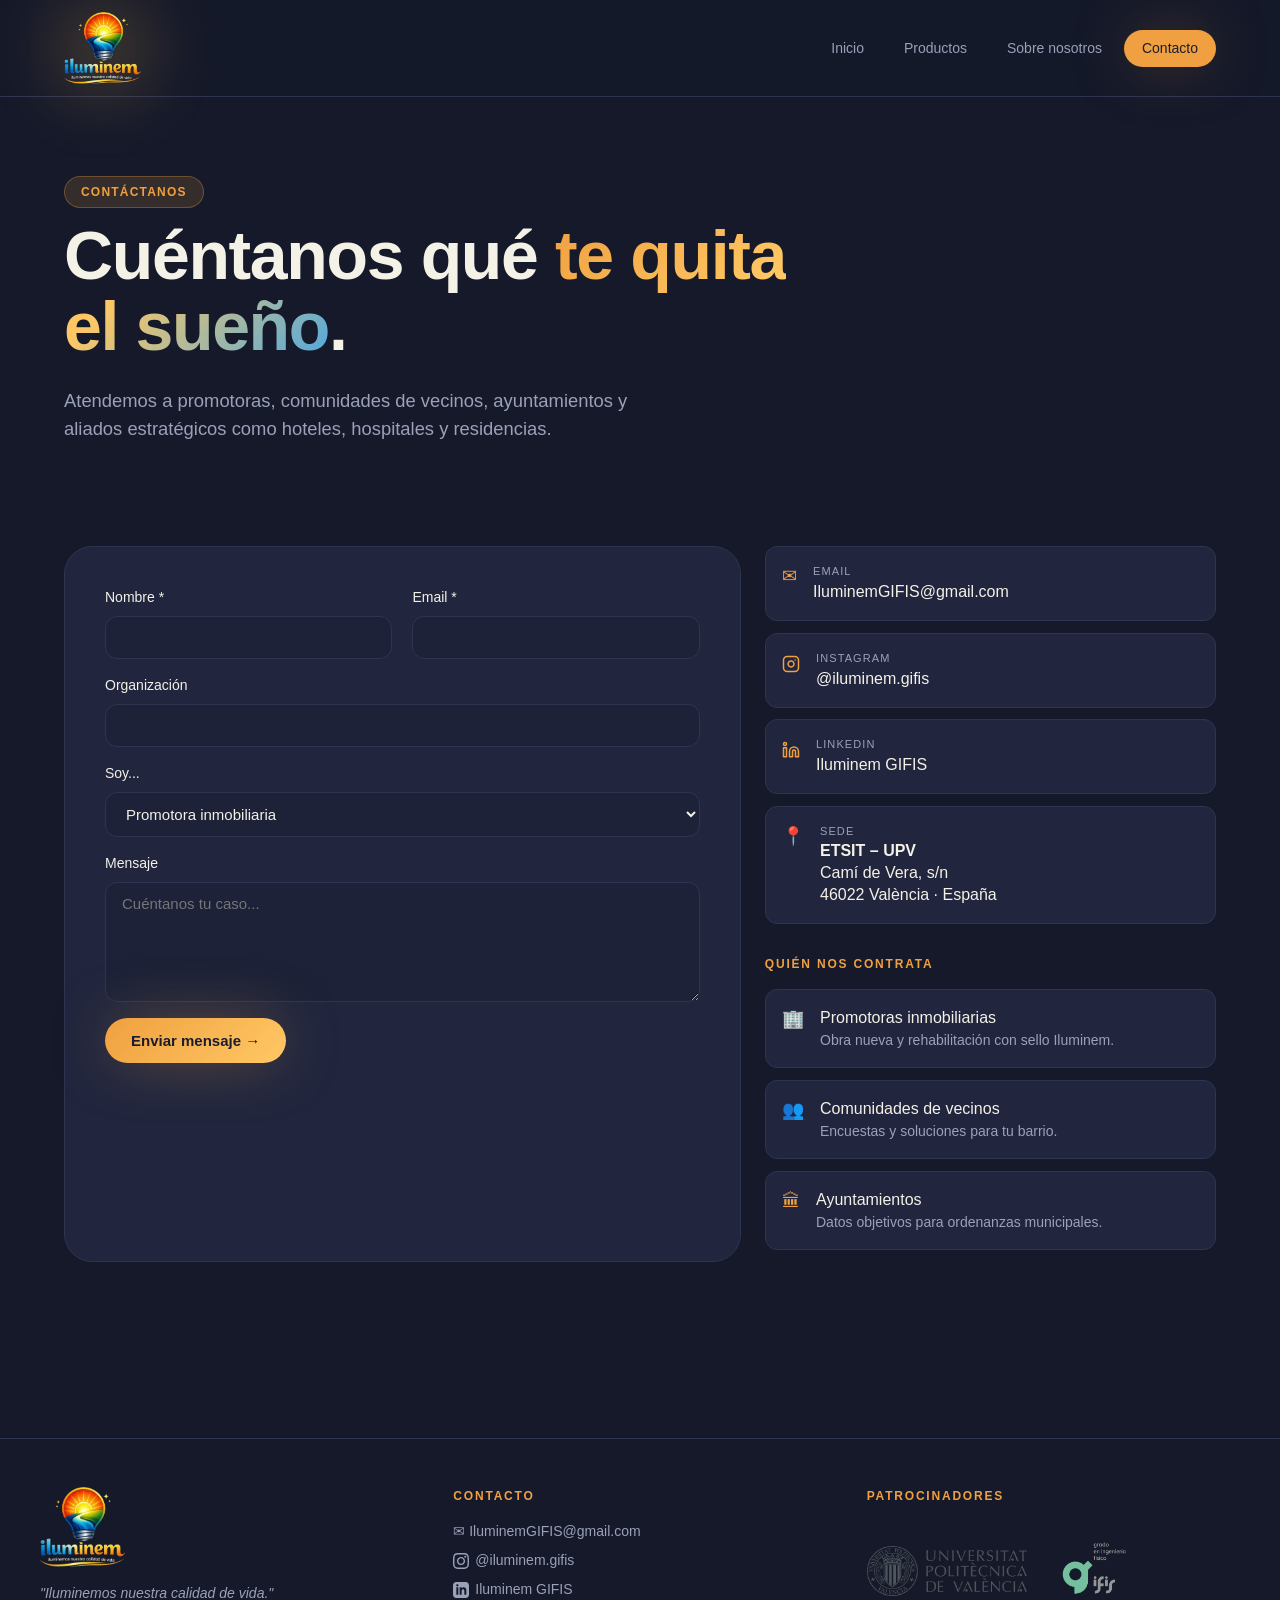
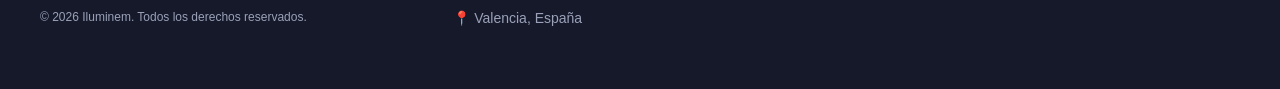
<file: contacto.html>
<!DOCTYPE html>
<html lang="es">
<head>
  <meta charset="UTF-8">
  <meta name="viewport" content="width=device-width, initial-scale=1">
  <title>Contacto — Iluminem</title>
  <meta name="description" content="Habla con Iluminem. Atendemos a promotoras, comunidades de vecinos, ayuntamientos, hoteles y residencias.">
  <link rel="stylesheet" href="styles.css">
</head>
<body>

<div id="site-header"></div>

<section style="padding-bottom:24px">
  <div class="container">
    <span class="eyebrow">Contáctanos</span>
    <h1 style="margin-top:12px;max-width:760px">Cuéntanos qué <span class="gradient-text" style="display:inline">te quita el sueño</span>.</h1>
    <p class="lead">Atendemos a promotoras, comunidades de vecinos, ayuntamientos y aliados estratégicos como hoteles, hospitales y residencias.</p>
  </div>
</section>

<section>
  <div class="container">
    <div class="form-grid">
      <div class="form-card">
        <form id="contact-form">
          <div class="form-row">
            <div class="field"><label>Nombre *</label><input type="text" required></div>
            <div class="field"><label>Email *</label><input type="email" required></div>
          </div>
          <div class="field"><label>Organización</label><input type="text"></div>
          <div class="field"><label>Soy...</label>
            <select>
              <option>Promotora inmobiliaria</option>
              <option>Comunidad de vecinos</option>
              <option>Ayuntamiento</option>
              <option>Hotel / hospital / residencia</option>
              <option>Otro</option>
            </select>
          </div>
          <div class="field"><label>Mensaje</label><textarea required placeholder="Cuéntanos tu caso..."></textarea></div>
          <button type="submit" class="btn btn-primary">Enviar mensaje →</button>
        </form>
        <div id="form-success" style="display:none;text-align:center;padding:48px 0">
          <div style="width:64px;height:64px;border-radius:9999px;background:var(--gradient-warm);margin:0 auto;display:flex;align-items:center;justify-content:center;font-size:28px">✓</div>
          <h3 style="margin-top:20px;font-size:1.5rem">¡Mensaje enviado!</h3>
          <p style="color:var(--muted);margin-top:8px">Te responderemos en menos de 48h.</p>
        </div>
      </div>

      <aside>
        <div class="info-row">
          <span class="icon">✉</span>
          <div>
            <div class="label">Email</div>
            <div class="value">
              <a href="mailto:IluminemGIFIS@gmail.com" style="text-decoration:none; color:inherit;">
                IluminemGIFIS@gmail.com
              </a>
            </div>
          </div>
        </div>

        <div class="info-row">
          <span class="icon">
            <svg xmlns="http://www.w3.org/2000/svg" width="18" height="18" viewBox="0 0 24 24" fill="none" stroke="currentColor" stroke-width="2" stroke-linecap="round" stroke-linejoin="round" style="vertical-align: middle;"><rect x="2" y="2" width="20" height="20" rx="5" ry="5"></rect><path d="M16 11.37A4 4 0 1 1 12.63 8 4 4 0 0 1 16 11.37z"></path><line x1="17.5" y1="6.5" x2="17.51" y2="6.5"></line></svg>
          </span>
          <div>
            <div class="label">Instagram</div>
            <div class="value">
              <a href="https://www.instagram.com/iluminem.gifis" target="_blank" rel="noopener noreferrer" style="text-decoration:none; color:inherit;">
                @iluminem.gifis
              </a>
            </div>
          </div>
        </div>

        <div class="info-row">
          <span class="icon">
            <svg xmlns="http://www.w3.org/2000/svg" width="18" height="18" viewBox="0 0 24 24" fill="none" stroke="currentColor" stroke-width="2" stroke-linecap="round" stroke-linejoin="round" style="vertical-align: middle;"><path d="M16 8a6 6 0 0 1 6 6v7h-4v-7a2 2 0 0 0-2-2 2 2 0 0 0-2 2v7h-4v-7a6 6 0 0 1 6-6z"></path><rect x="2" y="9" width="4" height="12"></rect><circle cx="4" cy="4" r="2"></circle></svg>
          </span>
          <div>
            <div class="label">LinkedIn</div>
            <div class="value">
              <a href="https://www.linkedin.com/in/iluminem-gifis" target="_blank" rel="noopener noreferrer" style="text-decoration:none; color:inherit;">
              Iluminem GIFIS
              </a>
            </div>
          </div>
        </div>

        <div class="info-row">
          <span class="icon">📍</span>
          <div>
            <div class="label">Sede</div>
              <div class="value">
                <a href="https://www.google.com/maps/search/?api=1&query=ETSIT+UPV+Cami+de+Vera" target="_blank" rel="noopener noreferrer" style="text-decoration:none; color:inherit; display:block; line-height: 1.4;">
                <strong>ETSIT – UPV</strong><br>
                Camí de Vera, s/n<br>
                46022 València · España
                </a>
              </div>
           </div>
        </div>

        <h4 style="margin-top:32px;color:var(--primary);font-size:12px;text-transform:uppercase;letter-spacing:.15em">Quién nos contrata</h4>
        <div class="info-row" style="margin-top:12px"><span class="icon">🏢</span><div><div class="value">Promotoras inmobiliarias</div><div style="color:var(--muted);font-size:14px">Obra nueva y rehabilitación con sello Iluminem.</div></div></div>
        <div class="info-row"><span class="icon">👥</span><div><div class="value">Comunidades de vecinos</div><div style="color:var(--muted);font-size:14px">Encuestas y soluciones para tu barrio.</div></div></div>
        <div class="info-row"><span class="icon">🏛</span><div><div class="value">Ayuntamientos</div><div style="color:var(--muted);font-size:14px">Datos objetivos para ordenanzas municipales.</div></div></div>
      </aside>
    </div>
  </div>
</section>

<div id="site-footer"></div>
<script src="script.js"></script>
</body>
</html>
</file>
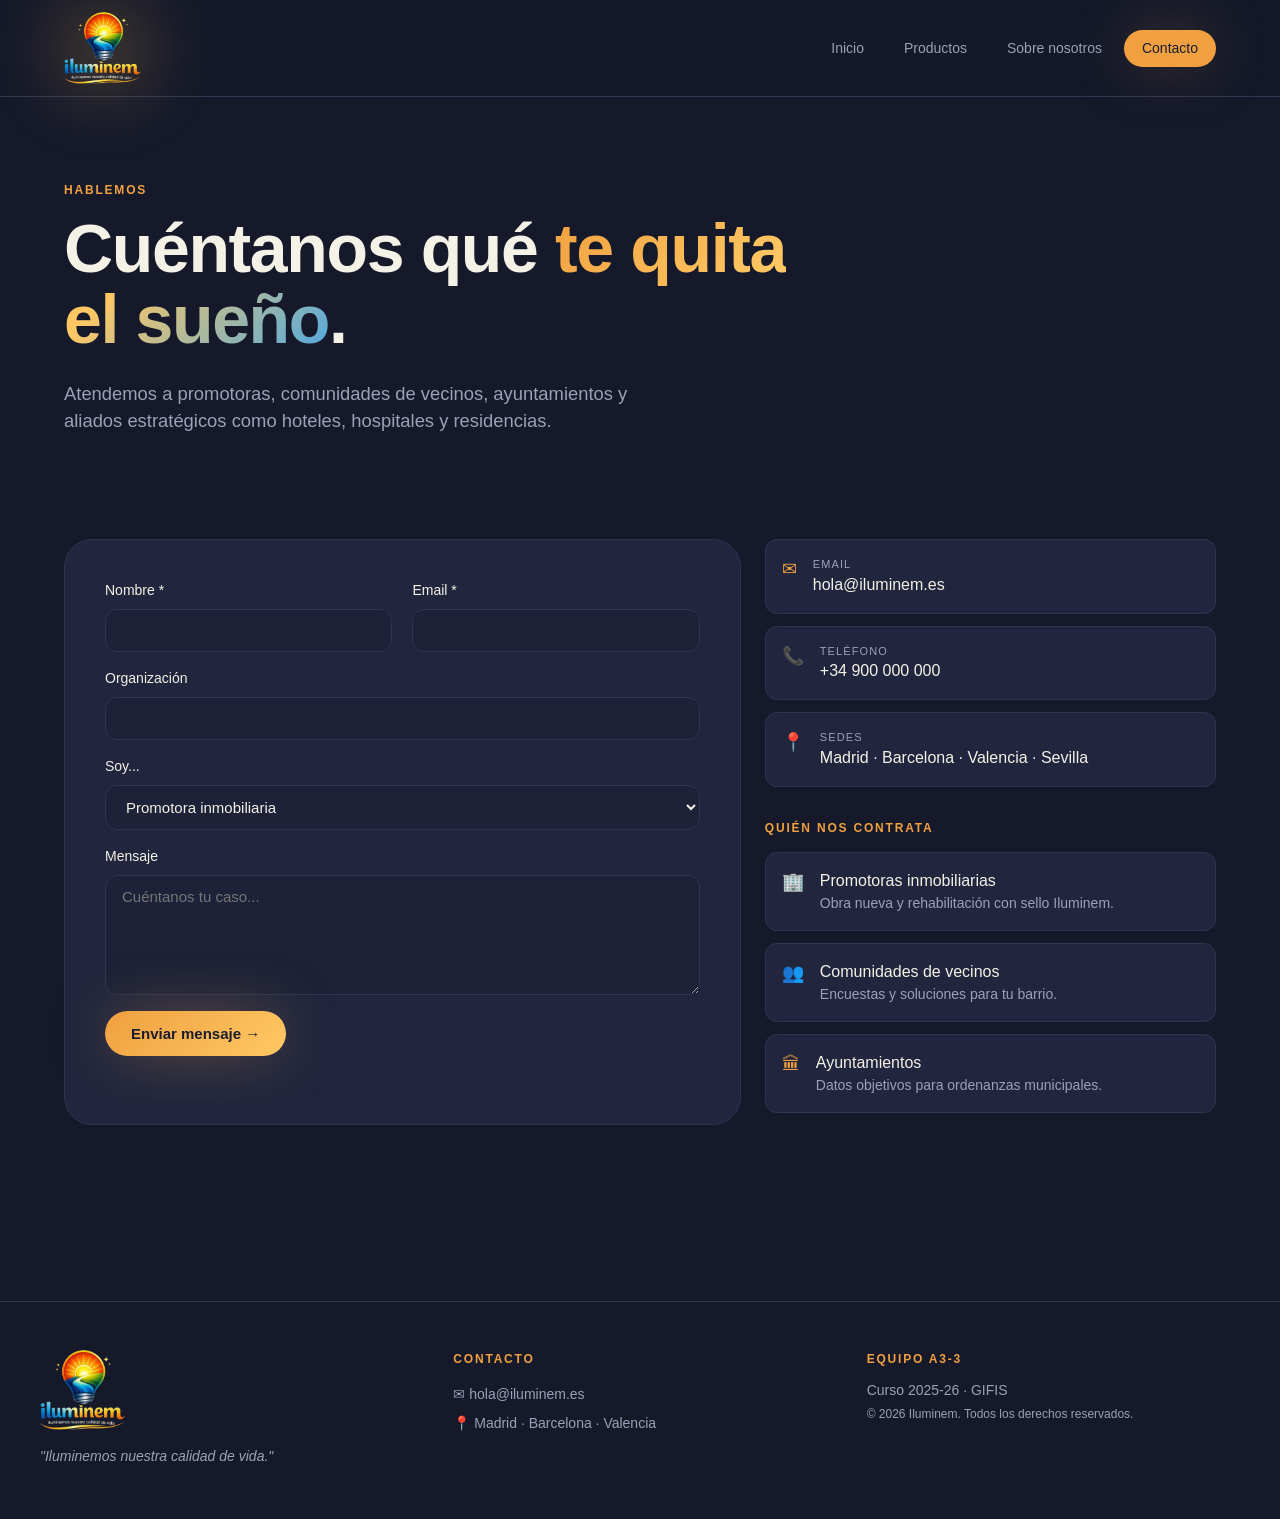
<file: iluminem-web/contacto.html>
<!DOCTYPE html>
<html lang="es">
<head>
  <meta charset="UTF-8">
  <meta name="viewport" content="width=device-width, initial-scale=1">
  <title>Contacto — Iluminem</title>
  <meta name="description" content="Habla con Iluminem. Atendemos a promotoras, comunidades de vecinos, ayuntamientos, hoteles y residencias.">
  <link rel="stylesheet" href="styles.css">
</head>
<body>
<header class="header"><div class="container header-inner"><a href="index.html" class="logo" aria-label="Iluminem inicio"><img src="assets/iluminem-logo.png" alt="Iluminem"></a><nav class="nav"><a href="index.html">Inicio</a><a href="productos.html">Productos</a><a href="nosotros.html">Sobre nosotros</a><a href="contacto.html" class="active">Contacto</a></nav><button class="menu-btn" aria-label="Menú">☰</button></div></header>

<section style="padding-bottom:24px">
  <div class="container">
    <span class="section-eyebrow">Hablemos</span>
    <h1 style="margin-top:12px;max-width:760px">Cuéntanos qué <span class="gradient-text" style="display:inline">te quita el sueño</span>.</h1>
    <p class="lead">Atendemos a promotoras, comunidades de vecinos, ayuntamientos y aliados estratégicos como hoteles, hospitales y residencias.</p>
  </div>
</section>

<section>
  <div class="container">
    <div class="form-grid">
      <div class="form-card">
        <form id="contact-form">
          <div class="form-row">
            <div class="field"><label>Nombre *</label><input type="text" required></div>
            <div class="field"><label>Email *</label><input type="email" required></div>
          </div>
          <div class="field"><label>Organización</label><input type="text"></div>
          <div class="field"><label>Soy...</label>
            <select>
              <option>Promotora inmobiliaria</option>
              <option>Comunidad de vecinos</option>
              <option>Ayuntamiento</option>
              <option>Hotel / hospital / residencia</option>
              <option>Otro</option>
            </select>
          </div>
          <div class="field"><label>Mensaje</label><textarea required placeholder="Cuéntanos tu caso..."></textarea></div>
          <button type="submit" class="btn btn-primary">Enviar mensaje →</button>
        </form>
        <div id="form-success" style="display:none;text-align:center;padding:48px 0">
          <div style="width:64px;height:64px;border-radius:9999px;background:var(--gradient-warm);margin:0 auto;display:flex;align-items:center;justify-content:center;font-size:28px">✓</div>
          <h3 style="margin-top:20px;font-size:1.5rem">¡Mensaje enviado!</h3>
          <p style="color:var(--muted);margin-top:8px">Te responderemos en menos de 48h.</p>
        </div>
      </div>

      <aside>
        <div class="info-row"><span class="icon">✉</span><div><div class="label">Email</div><div class="value">hola@iluminem.es</div></div></div>
        <div class="info-row"><span class="icon">📞</span><div><div class="label">Teléfono</div><div class="value">+34 900 000 000</div></div></div>
        <div class="info-row"><span class="icon">📍</span><div><div class="label">Sedes</div><div class="value">Madrid · Barcelona · Valencia · Sevilla</div></div></div>

        <h4 style="margin-top:32px;color:var(--primary);font-size:12px;text-transform:uppercase;letter-spacing:.15em">Quién nos contrata</h4>
        <div class="info-row" style="margin-top:12px"><span class="icon">🏢</span><div><div class="value">Promotoras inmobiliarias</div><div style="color:var(--muted);font-size:14px">Obra nueva y rehabilitación con sello Iluminem.</div></div></div>
        <div class="info-row"><span class="icon">👥</span><div><div class="value">Comunidades de vecinos</div><div style="color:var(--muted);font-size:14px">Encuestas y soluciones para tu barrio.</div></div></div>
        <div class="info-row"><span class="icon">🏛</span><div><div class="value">Ayuntamientos</div><div style="color:var(--muted);font-size:14px">Datos objetivos para ordenanzas municipales.</div></div></div>
      </aside>
    </div>
  </div>
</section>

<footer class="footer"><div class="container footer-grid"><div><img src="assets/iluminem-logo.png" alt="Iluminem"><p style="font-style:italic">"Iluminemos nuestra calidad de vida."</p></div><div><h4>Contacto</h4><ul><li>✉ hola@iluminem.es</li><li>📍 Madrid · Barcelona · Valencia</li></ul></div><div><h4>Equipo A3-3</h4><p>Curso 2025-26 · GIFIS</p><p style="font-size:12px">© 2026 Iluminem. Todos los derechos reservados.</p></div></div></footer>
<script src="script.js"></script>
</body>
</html>
</file>
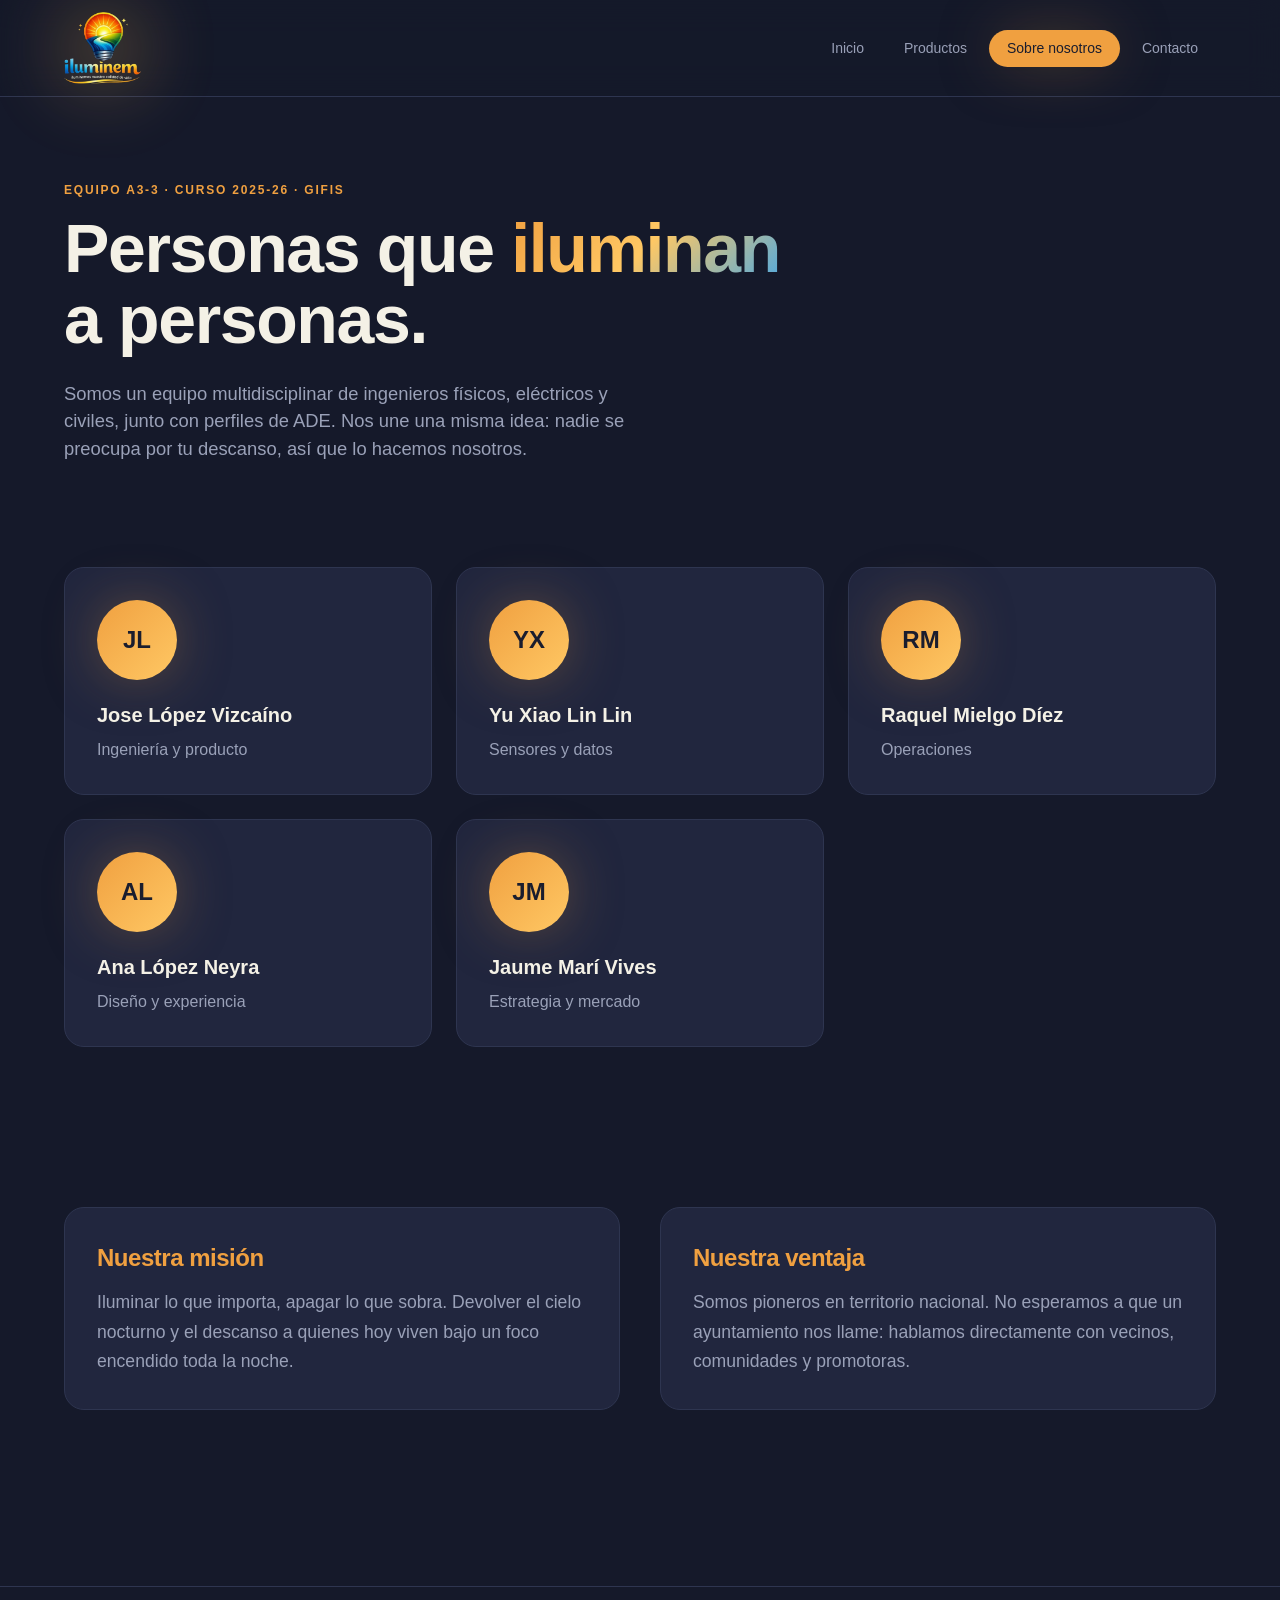
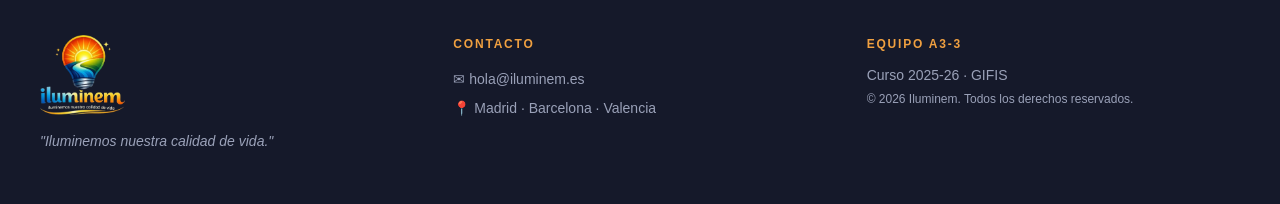
<file: iluminem-web/nosotros.html>
<!DOCTYPE html>
<html lang="es">
<head>
  <meta charset="UTF-8">
  <meta name="viewport" content="width=device-width, initial-scale=1">
  <title>Sobre nosotros — Iluminem</title>
  <meta name="description" content="Equipo A3-3 (Curso 2025-26, GIFIS): los ingenieros y emprendedores detrás de Iluminem.">
  <link rel="stylesheet" href="styles.css">
</head>
<body>
<header class="header"><div class="container header-inner"><a href="index.html" class="logo" aria-label="Iluminem inicio"><img src="assets/iluminem-logo.png" alt="Iluminem"></a><nav class="nav"><a href="index.html">Inicio</a><a href="productos.html">Productos</a><a href="nosotros.html" class="active">Sobre nosotros</a><a href="contacto.html">Contacto</a></nav><button class="menu-btn" aria-label="Menú">☰</button></div></header>

<section style="padding-bottom:24px">
  <div class="container">
    <span class="section-eyebrow">Equipo A3-3 · Curso 2025-26 · GIFIS</span>
    <h1 style="margin-top:12px;max-width:760px">Personas que <span class="gradient-text" style="display:inline">iluminan</span> a personas.</h1>
    <p class="lead">Somos un equipo multidisciplinar de ingenieros físicos, eléctricos y civiles, junto con perfiles de ADE. Nos une una misma idea: nadie se preocupa por tu descanso, así que lo hacemos nosotros.</p>
  </div>
</section>

<section>
  <div class="container">
    <div class="team-grid">
      <div class="card"><div class="avatar">JL</div><h3>Jose López Vizcaíno</h3><p>Ingeniería y producto</p></div>
      <div class="card"><div class="avatar">YX</div><h3>Yu Xiao Lin Lin</h3><p>Sensores y datos</p></div>
      <div class="card"><div class="avatar">RM</div><h3>Raquel Mielgo Díez</h3><p>Operaciones</p></div>
      <div class="card"><div class="avatar">AL</div><h3>Ana López Neyra</h3><p>Diseño y experiencia</p></div>
      <div class="card"><div class="avatar">JM</div><h3>Jaume Marí Vives</h3><p>Estrategia y mercado</p></div>
    </div>
  </div>
</section>

<section>
  <div class="container">
    <div class="grid-2-equal">
      <div class="card"><h2 style="color:var(--primary);font-size:1.5rem">Nuestra misión</h2><p style="font-size:1.1rem;line-height:1.7;margin-top:12px">Iluminar lo que importa, apagar lo que sobra. Devolver el cielo nocturno y el descanso a quienes hoy viven bajo un foco encendido toda la noche.</p></div>
      <div class="card"><h2 style="color:var(--primary);font-size:1.5rem">Nuestra ventaja</h2><p style="font-size:1.1rem;line-height:1.7;margin-top:12px">Somos pioneros en territorio nacional. No esperamos a que un ayuntamiento nos llame: hablamos directamente con vecinos, comunidades y promotoras.</p></div>
    </div>
  </div>
</section>

<footer class="footer"><div class="container footer-grid"><div><img src="assets/iluminem-logo.png" alt="Iluminem"><p style="font-style:italic">"Iluminemos nuestra calidad de vida."</p></div><div><h4>Contacto</h4><ul><li>✉ hola@iluminem.es</li><li>📍 Madrid · Barcelona · Valencia</li></ul></div><div><h4>Equipo A3-3</h4><p>Curso 2025-26 · GIFIS</p><p style="font-size:12px">© 2026 Iluminem. Todos los derechos reservados.</p></div></div></footer>
<script src="script.js"></script>
</body>
</html>
</file>
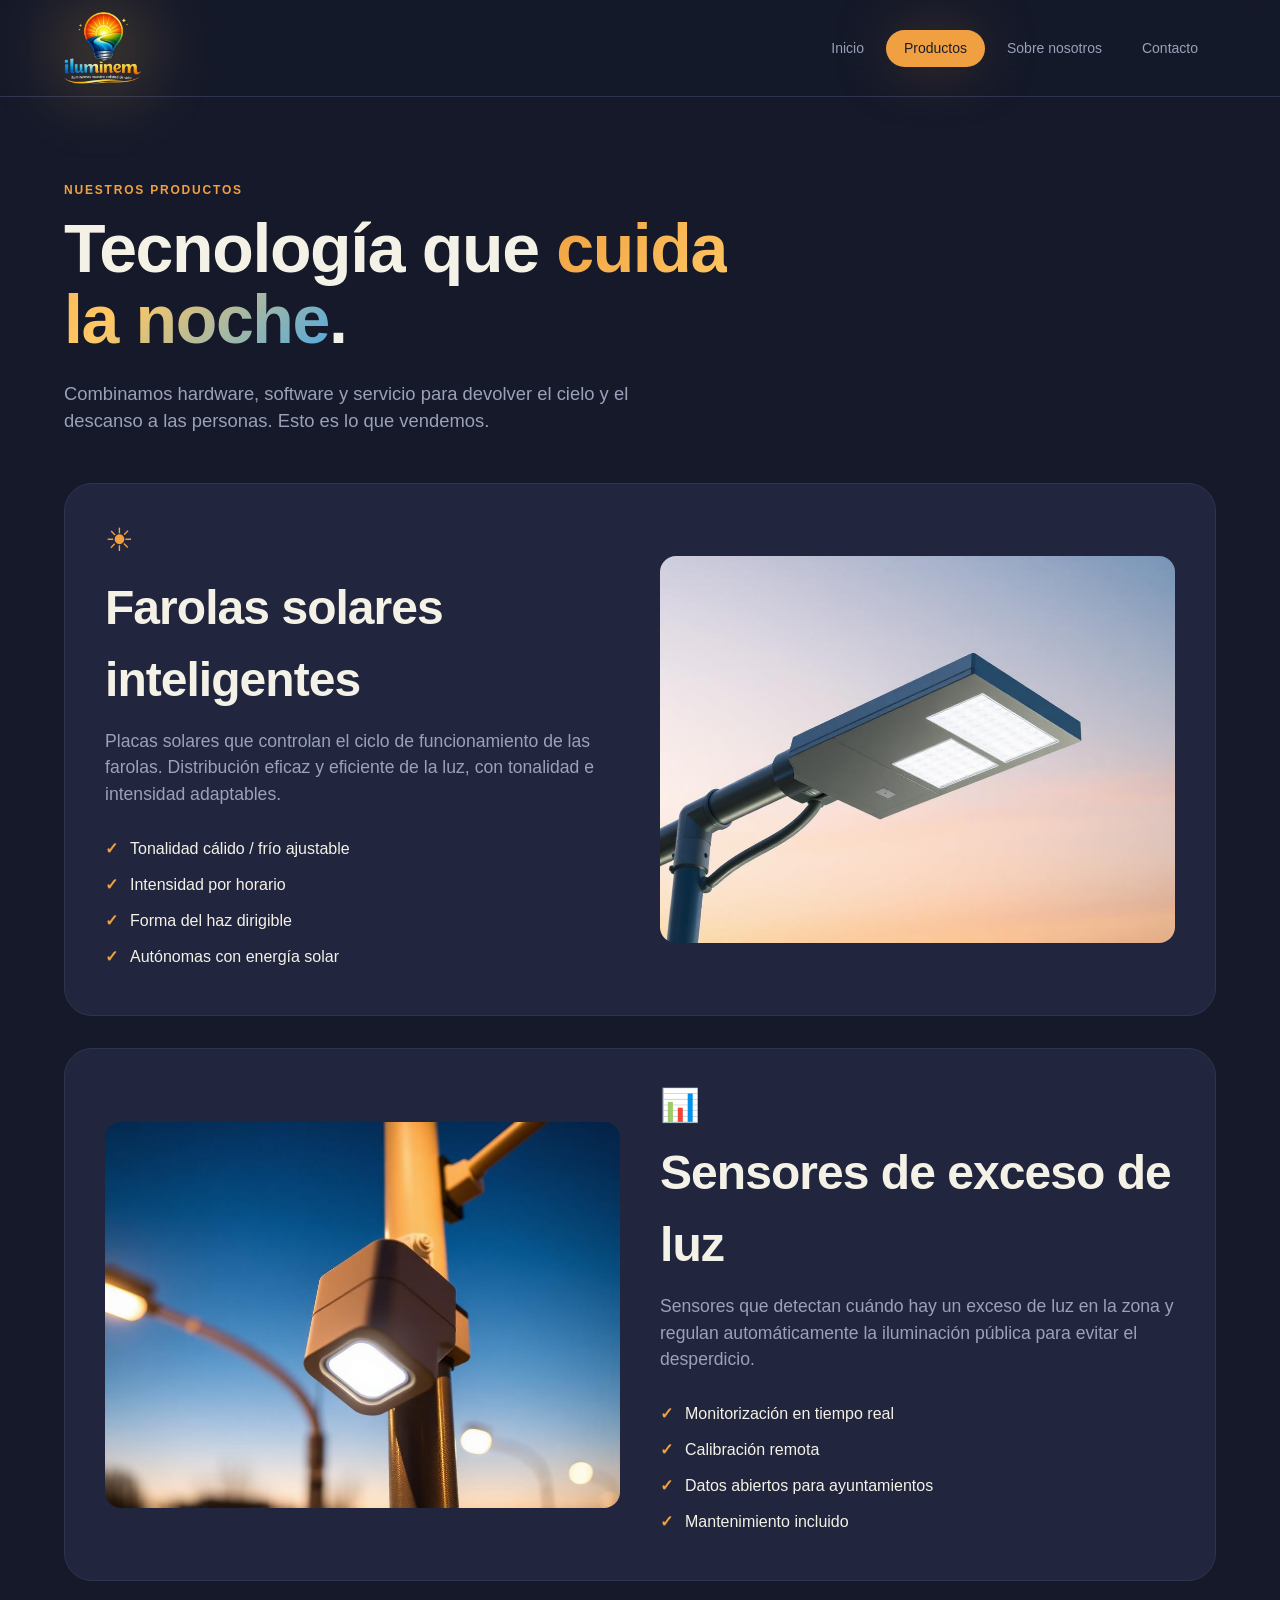
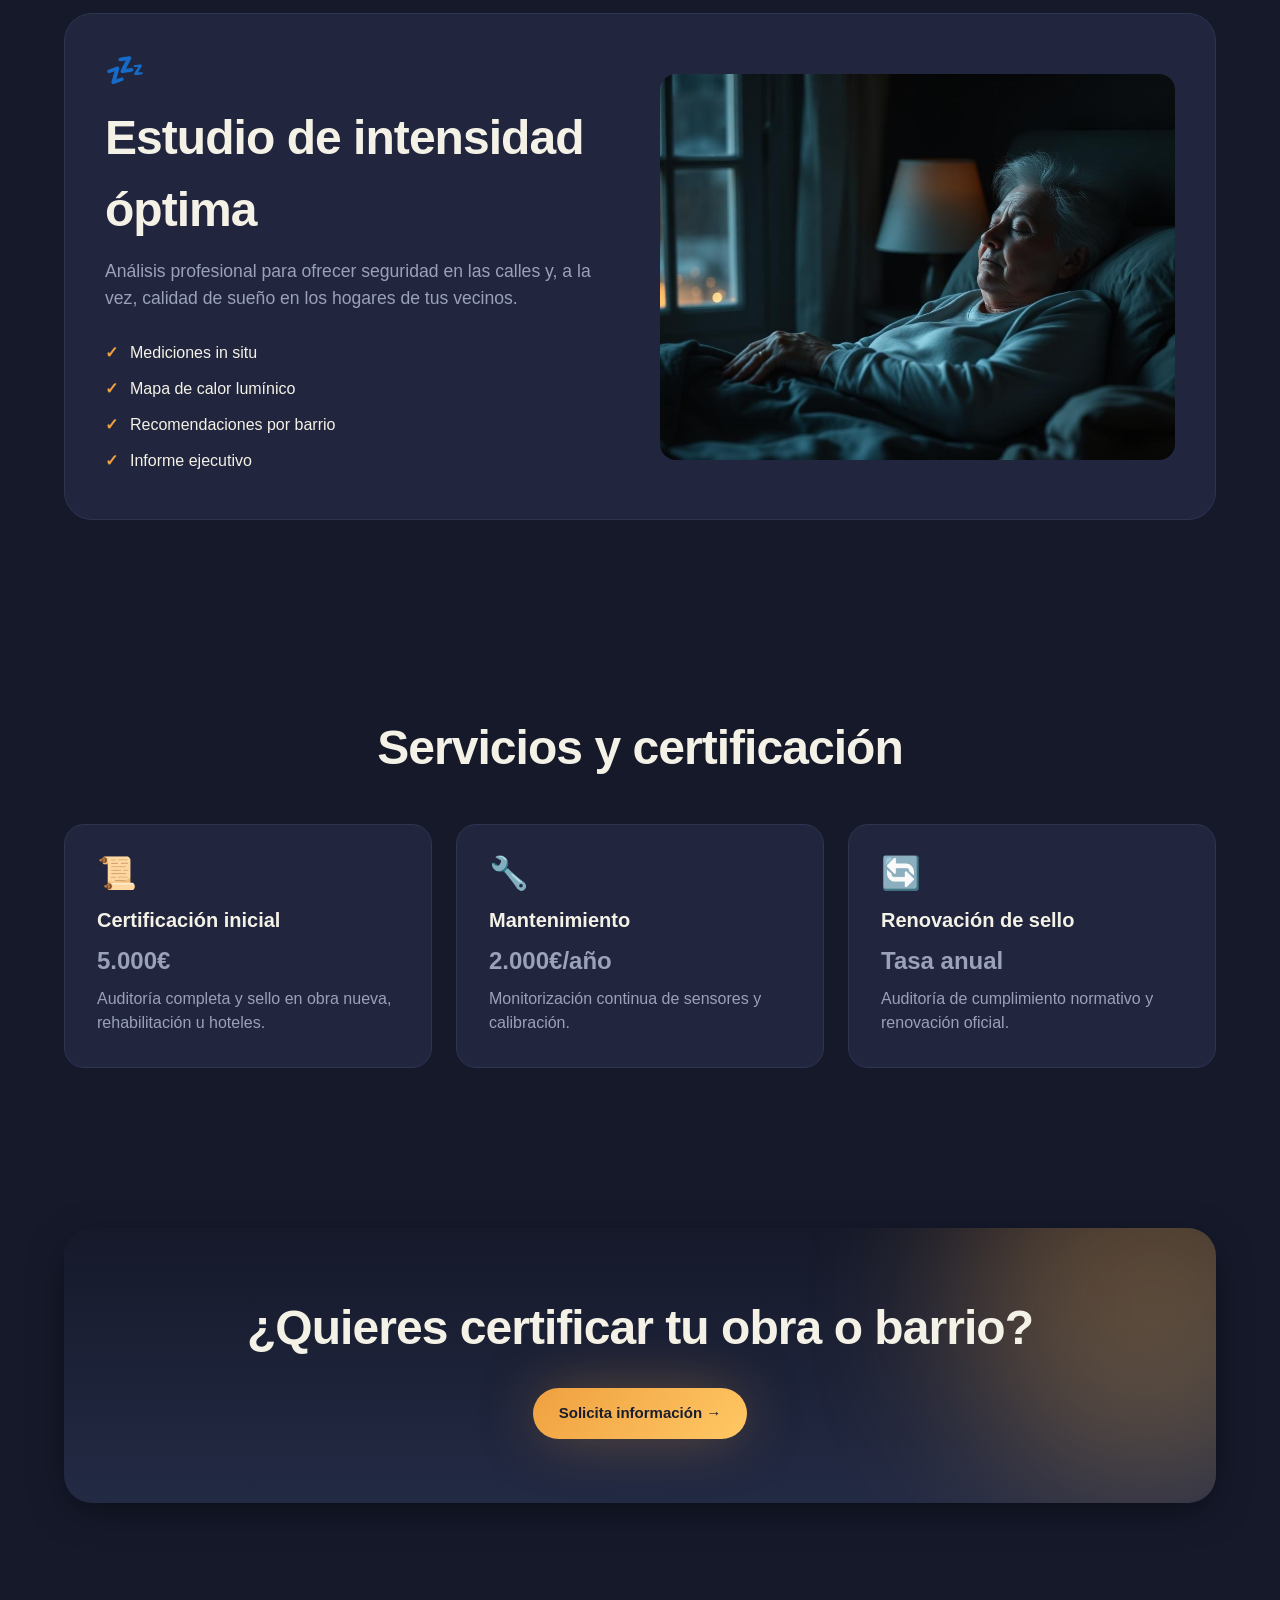
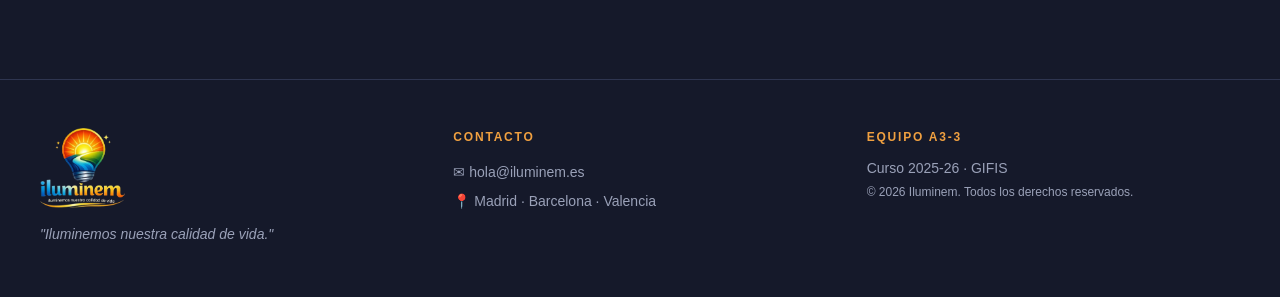
<file: iluminem-web/productos.html>
<!DOCTYPE html>
<html lang="es">
<head>
  <meta charset="UTF-8">
  <meta name="viewport" content="width=device-width, initial-scale=1">
  <title>Productos — Iluminem</title>
  <meta name="description" content="Farolas solares inteligentes, sensores de exceso de luz, certificaciones y estudios de intensidad lumínica óptima.">
  <link rel="stylesheet" href="styles.css">
</head>
<body>
<header class="header"><div class="container header-inner"><a href="index.html" class="logo" aria-label="Iluminem inicio"><img src="assets/iluminem-logo.png" alt="Iluminem"></a><nav class="nav"><a href="index.html">Inicio</a><a href="productos.html" class="active">Productos</a><a href="nosotros.html">Sobre nosotros</a><a href="contacto.html">Contacto</a></nav><button class="menu-btn" aria-label="Menú">☰</button></div></header>

<section style="padding-bottom:24px">
  <div class="container">
    <span class="section-eyebrow">Nuestros productos</span>
    <h1 style="margin-top:12px;max-width:700px">Tecnología que <span class="gradient-text" style="display:inline">cuida la noche</span>.</h1>
    <p class="lead">Combinamos hardware, software y servicio para devolver el cielo y el descanso a las personas. Esto es lo que vendemos.</p>
  </div>
</section>

<section style="padding-top:24px">
  <div class="container">
    <article class="product">
      <div>
        <div class="card-icon">☀</div>
        <h2>Farolas solares inteligentes</h2>
        <p style="color:var(--muted);font-size:1.1rem;margin-top:12px">Placas solares que controlan el ciclo de funcionamiento de las farolas. Distribución eficaz y eficiente de la luz, con tonalidad e intensidad adaptables.</p>
        <ul class="feature-list">
          <li>Tonalidad cálido / frío ajustable</li>
          <li>Intensidad por horario</li>
          <li>Forma del haz dirigible</li>
          <li>Autónomas con energía solar</li>
        </ul>
      </div>
      <div class="product-img"><img src="assets/product-farola.jpg" alt="Farola solar"></div>
    </article>

    <article class="product reverse">
      <div>
        <div class="card-icon">📊</div>
        <h2>Sensores de exceso de luz</h2>
        <p style="color:var(--muted);font-size:1.1rem;margin-top:12px">Sensores que detectan cuándo hay un exceso de luz en la zona y regulan automáticamente la iluminación pública para evitar el desperdicio.</p>
        <ul class="feature-list">
          <li>Monitorización en tiempo real</li>
          <li>Calibración remota</li>
          <li>Datos abiertos para ayuntamientos</li>
          <li>Mantenimiento incluido</li>
        </ul>
      </div>
      <div class="product-img"><img src="assets/product-sensor.jpg" alt="Sensor de luz"></div>
    </article>

    <article class="product">
      <div>
        <div class="card-icon">💤</div>
        <h2>Estudio de intensidad óptima</h2>
        <p style="color:var(--muted);font-size:1.1rem;margin-top:12px">Análisis profesional para ofrecer seguridad en las calles y, a la vez, calidad de sueño en los hogares de tus vecinos.</p>
        <ul class="feature-list">
          <li>Mediciones in situ</li>
          <li>Mapa de calor lumínico</li>
          <li>Recomendaciones por barrio</li>
          <li>Informe ejecutivo</li>
        </ul>
      </div>
      <div class="product-img"><img src="assets/product-sueno.jpg" alt="Calidad de sueño"></div>
    </article>
  </div>
</section>

<section>
  <div class="container">
    <h2 class="text-center" style="margin-bottom:40px">Servicios y certificación</h2>
    <div class="grid-3">
      <div class="card"><div class="card-icon">📜</div><h3>Certificación inicial</h3><p class="price">5.000€</p><p>Auditoría completa y sello en obra nueva, rehabilitación u hoteles.</p></div>
      <div class="card"><div class="card-icon">🔧</div><h3>Mantenimiento</h3><p class="price">2.000€/año</p><p>Monitorización continua de sensores y calibración.</p></div>
      <div class="card"><div class="card-icon">🔄</div><h3>Renovación de sello</h3><p class="price">Tasa anual</p><p>Auditoría de cumplimiento normativo y renovación oficial.</p></div>
    </div>
  </div>
</section>

<section>
  <div class="container">
    <div class="cta-box">
      <h2>¿Quieres certificar tu obra o barrio?</h2>
      <a href="contacto.html" class="btn btn-primary" style="margin-top:24px">Solicita información →</a>
    </div>
  </div>
</section>

<footer class="footer"><div class="container footer-grid"><div><img src="assets/iluminem-logo.png" alt="Iluminem"><p style="font-style:italic">"Iluminemos nuestra calidad de vida."</p></div><div><h4>Contacto</h4><ul><li>✉ hola@iluminem.es</li><li>📍 Madrid · Barcelona · Valencia</li></ul></div><div><h4>Equipo A3-3</h4><p>Curso 2025-26 · GIFIS</p><p style="font-size:12px">© 2026 Iluminem. Todos los derechos reservados.</p></div></div></footer>
<script src="script.js"></script>
</body>
</html>
</file>
<file: styles.css>
/* =====================================================
   Iluminem · Design Tokens
   ===================================================== */
:root {
  /* Colores */
  --bg:           #15192a;
  --bg-2:         #1d2238;
  --card:         #21263e;
  --border:       #2e3550;
  --text:         #f4f1e6;
  --muted:        #9aa1b8;
  --primary:      #f0a040;
  --primary-2:    #ffc864;
  --secondary:    #4ea8e0;

  /* Gradientes */
  --gradient-warm:    linear-gradient(135deg, #f0a040, #ffc864);
  --gradient-sunrise: linear-gradient(135deg, #f0a040, #ffc864 50%, #4ea8e0);
  --gradient-night:   linear-gradient(180deg, #15192a, #232a44);

  /* Sombras */
  --shadow-glow: 0 0 60px -10px rgba(240, 160, 64, .5);
  --shadow-soft: 0 10px 40px -10px rgba(0, 0, 0, .6);

  /* Forma */
  --radius: 14px;
}

/* =====================================================
   Reset & Base
   ===================================================== */
*, *::before, *::after { box-sizing: border-box; }

html, body {
  margin: 0;
  padding: 0;
}

body {
  font-family: -apple-system, BlinkMacSystemFont, "Segoe UI", Roboto,
               "Helvetica Neue", Arial, sans-serif;
  background: var(--bg);
  color: var(--text);
  line-height: 1.5;
  -webkit-font-smoothing: antialiased;
  padding-top: 96px; /* Compensa el header fijo */
}

img { max-width: 100%; display: block; }
a   { color: inherit; text-decoration: none; }

/* =====================================================
   Layout
   ===================================================== */
.container {
  max-width: 1200px;
  margin: 0 auto;
  padding: 0 24px;
}

section { padding: 80px 0; }

/* Grids reutilizables */
.grid-2       { display: grid; grid-template-columns: 1fr 1fr;          gap: 48px; align-items: start; }
.grid-2-equal { display: grid; grid-template-columns: 1fr 1fr;          gap: 40px; }
.grid-3       { display: grid; grid-template-columns: repeat(3, 1fr);   gap: 24px; }

/* =====================================================
   Tipografía
   ===================================================== */
h1 {
  font-size: clamp(2.5rem, 5.5vw, 4.25rem);
  font-weight: 700;
  line-height: 1.05;
  margin: 24px 0 0;
  letter-spacing: -.02em;
}

h2 {
  font-size: clamp(2rem, 4vw, 3rem);
  font-weight: 700;
  margin: 0;
  letter-spacing: -.02em;
}

h3 { font-size: 1.25rem; font-weight: 700; margin: 0; }

.gradient-text {
  background: var(--gradient-sunrise);
  -webkit-background-clip: text;
  background-clip: text;
  color: transparent;
  display: block;
}

.lead {
  font-size: 1.15rem;
  color: var(--muted);
  margin: 24px 0 0;
  max-width: 600px;
}

.eyebrow {
  display: inline-flex;
  align-items: center;
  gap: 8px;
  padding: 6px 16px;
  border-radius: 9999px;
  background: rgba(240, 160, 64, .15);
  color: var(--primary);
  border: 1px solid rgba(240, 160, 64, .3);
  font-size: 12px;
  font-weight: 600;
  text-transform: uppercase;
  letter-spacing: .1em;
}

/* =====================================================
   Botones
   ===================================================== */
.btn {
  display: inline-flex;
  align-items: center;
  gap: 8px;
  padding: 14px 26px;
  border-radius: 9999px;
  font-weight: 600;
  font-size: 15px;
  cursor: pointer;
  border: none;
  text-decoration: none;
  transition: transform .15s;
}

.btn-primary {
  background: var(--gradient-warm);
  color: #1a1d2e;
  box-shadow: var(--shadow-glow);
}
.btn-primary:hover { transform: scale(1.02); }

.btn-outline {
  background: transparent;
  color: var(--text);
  border: 1px solid var(--border);
}
.btn-outline:hover { background: var(--bg-2); }

.cta-row { display: flex; flex-wrap: wrap; gap: 16px; margin-top: 40px; }

/* =====================================================
   Header
   ===================================================== */
.header {
  position: fixed;
  left: 0;
  right: 0;
  top: 0;
  z-index: 50;
  background: rgba(21, 25, 42, .8);
  backdrop-filter: blur(16px);
  -webkit-backdrop-filter: blur(16px);
  border-bottom: 1px solid var(--border);
}

.header-inner {
  height: 96px;
  display: flex;
  align-items: center;
  justify-content: space-between;
}

.logo {
  display: flex;
  align-items: center;
  position: relative;
}
.logo::before {
  content: "";
  position: absolute;
  inset: 0;
  background: var(--gradient-warm);
  filter: blur(40px);
  opacity: .4;
  z-index: 0;
  border-radius: 9999px;
}
.logo img { position: relative; height: 72px; width: auto; z-index: 1; }

.nav { display: flex; align-items: center; gap: 4px; }
.nav a {
  padding: 8px 18px;
  border-radius: 9999px;
  font-size: 14px;
  font-weight: 500;
  color: var(--muted);
  transition: color .2s, background .2s;
}
.nav a:hover  { color: var(--text); background: var(--bg-2); }
.nav a.active {
  background: var(--primary);
  color: #1a1d2e;
  box-shadow: var(--shadow-glow);
}

.menu-btn {
  display: none;
  background: none;
  border: none;
  color: var(--text);
  cursor: pointer;
  padding: 8px;
  border-radius: 8px;
  font-size: 22px;
}
.menu-btn:hover { background: var(--bg-2); }

/* =====================================================
   Hero
   ===================================================== */
.hero { position: relative; overflow: hidden; }

.hero-bg {
  position: absolute;
  inset: 0;
  background-size: cover;
  background-position: center;
  opacity: .35;
}

.hero-overlay {
  position: absolute;
  inset: 0;
  background: linear-gradient(180deg, rgba(21,25,42,.6), rgba(21,25,42,1) 90%);
}

.hero-inner { position: relative; padding: 80px 0 120px; }

.hero-grid {
  display: grid;
  grid-template-columns: 7fr 5fr;
  gap: 48px;
  align-items: center;
}

.hero-content { max-width: 640px; }

/* Imagen lateral */
.hero-image-wrap { position: relative; }
.hero-image-wrap::before {
  content: "";
  position: absolute;
  inset: -24px;
  background: var(--gradient-warm);
  filter: blur(60px);
  opacity: .35;
  border-radius: 32px;
}
.hero-image {
  position: relative;
  aspect-ratio: 4 / 5;
  border-radius: 24px;
  overflow: hidden;
  border: 1px solid var(--border);
  box-shadow: var(--shadow-soft);
}
.hero-image img { width: 100%; height: 100%; object-fit: cover; }

.hero-image-overlay {
  position: absolute;
  inset: 0;
  background: linear-gradient(180deg, transparent 60%, rgba(21,25,42,.75));
}

.hero-image-caption { position: absolute; bottom: 20px; left: 20px; right: 20px; }
.hero-image-caption .label {
  font-size: 11px;
  text-transform: uppercase;
  letter-spacing: .15em;
  color: var(--primary);
  font-weight: 600;
}
.hero-image-caption .text {
  font-size: 14px;
  color: rgba(244, 241, 230, .9);
  margin-top: 4px;
}

/* =====================================================
   Cards
   ===================================================== */
.card {
  background: var(--card);
  border: 1px solid var(--border);
  border-radius: 20px;
  padding: 32px;
  transition: border-color .2s;
}
.card:hover { border-color: rgba(240, 160, 64, .5); }

.card-icon {
  font-size: 32px;
  color: var(--primary);
  margin-bottom: 16px;
  display: inline-block;
  line-height: 1;
}
.card p { color: var(--muted); margin: 8px 0 0; }

/* =====================================================
   CTA Box
   ===================================================== */
.cta-box {
  position: relative;
  overflow: hidden;
  background: var(--gradient-night);
  border-radius: 28px;
  padding: 64px 32px;
  text-align: center;
  box-shadow: var(--shadow-soft);
}
.cta-box::before {
  content: "";
  position: absolute;
  top: -120px; right: -120px;
  width: 380px; height: 380px;
  border-radius: 9999px;
  background: var(--gradient-warm);
  filter: blur(80px);
  opacity: .3;
}
.cta-box > * { position: relative; }
.cta-box p {
  color: var(--muted);
  margin: 16px auto 0;
  max-width: 600px;
  font-size: 1.1rem;
}

/* =====================================================
   Productos
   ===================================================== */
.product {
  display: grid;
  grid-template-columns: 1fr 1fr;
  gap: 40px;
  align-items: center;
  background: var(--card);
  border: 1px solid var(--border);
  border-radius: 28px;
  padding: 40px;
  margin-bottom: 32px;
}
.product.reverse > div:first-child { order: 2; }

.product-img {
  aspect-ratio: 4 / 3;
  border-radius: 16px;
  overflow: hidden;
}
.product-img img { width: 100%; height: 100%; object-fit: cover; }

.feature-list { list-style: none; padding: 0; margin: 24px 0 0; }
.feature-list li {
  display: flex;
  gap: 12px;
  align-items: flex-start;
  padding: 6px 0;
}
.feature-list li::before {
  content: "✓";
  color: var(--primary);
  font-weight: 700;
  flex-shrink: 0;
}

.price { font-size: 1.5rem; font-weight: 700; color: var(--primary); margin: 4px 0 12px; }

/* =====================================================
   Equipo
   ===================================================== */
.team-grid { display: grid; grid-template-columns: repeat(3, 1fr); gap: 24px; }

.avatar {
  width: 80px; height: 80px;
  border-radius: 9999px;
  background: var(--gradient-warm);
  display: flex;
  align-items: center;
  justify-content: center;
  font-size: 1.5rem;
  font-weight: 700;
  color: #1a1d2e;
  margin-bottom: 20px;
  box-shadow: var(--shadow-glow);
}

/* =====================================================
   Formulario de contacto
   ===================================================== */
.form-grid { display: grid; grid-template-columns: 3fr 2fr; gap: 24px; }

.form-card {
  background: var(--card);
  border: 1px solid var(--border);
  border-radius: 28px;
  padding: 40px;
}

.form-row { display: grid; grid-template-columns: 1fr 1fr; gap: 20px; }

.field { display: flex; flex-direction: column; gap: 8px; margin-bottom: 16px; }
.field label { font-size: 14px; font-weight: 500; }

/* Inputs, selects y textareas comparten la misma base */
.field input,
.field select,
.field textarea {
  background: var(--bg-2);
  border: 1px solid var(--border);
  border-radius: 12px;
  padding: 12px 16px;
  color: var(--text);
  font-family: inherit;
  font-size: 15px;
  outline: none;
  transition: border-color .15s;
}
.field input:focus,
.field select:focus,
.field textarea:focus { border-color: var(--primary); }

.field textarea { resize: vertical; min-height: 120px; }

/* Filas de info (sidebar contacto) */
.info-row {
  display: flex;
  gap: 16px;
  padding: 16px;
  background: var(--card);
  border: 1px solid var(--border);
  border-radius: 12px;
  margin-bottom: 12px;
}
.info-row .icon  { color: var(--primary); flex-shrink: 0; font-size: 18px; }
.info-row .label { font-size: 11px; text-transform: uppercase; letter-spacing: .1em; color: var(--muted); }
.info-row .value { font-weight: 500; }

/* =====================================================
   Footer
   ===================================================== */
.footer { border-top: 1px solid var(--border); margin-top: 96px; }

.footer-grid {
  display: grid;
  grid-template-columns: repeat(3, 1fr);
  gap: 40px;
  padding: 48px 0;
}

.footer img    { height: 80px; width: auto; margin-bottom: 16px; }
.footer h4     { font-size: 12px; text-transform: uppercase; letter-spacing: .15em; color: var(--primary); margin: 0 0 12px; }
.footer ul     { list-style: none; padding: 0; margin: 0; }
.footer li     { color: var(--muted); padding: 4px 0; font-size: 14px; }
.footer p      { color: var(--muted); font-size: 14px; margin: 4px 0; }

/* =====================================================
   Utilidades
   ===================================================== */
.mt-3        { margin-top: 24px; }
.text-center { text-align: center; }

/* =====================================================
   Responsive
   ===================================================== */
@media (max-width: 960px) {
  .hero-grid { grid-template-columns: 1fr; gap: 56px; }
  .hero-image-wrap { max-width: 480px; margin: 0 auto; }
}

@media (max-width: 900px) {
  .grid-2,
  .grid-2-equal,
  .form-grid     { grid-template-columns: 1fr; }

  .grid-3,
  .team-grid     { grid-template-columns: 1fr 1fr; }

  .product,
  .product.reverse { grid-template-columns: 1fr; }
  .product.reverse > div:first-child { order: 0; }

  .footer-grid   { grid-template-columns: 1fr; gap: 24px; }
}

@media (max-width: 640px) {
  .nav { display: none; }
  .menu-btn { display: block; }

  .nav.open {
    display: flex;
    flex-direction: column;
    align-items: stretch;
    position: absolute;
    top: 96px; left: 0; right: 0;
    background: var(--bg);
    border-bottom: 1px solid var(--border);
    padding: 16px 24px;
  }

  .grid-3,
  .team-grid,
  .form-row { grid-template-columns: 1fr; }

  .hero-inner   { padding: 48px 0 80px; }
  section       { padding: 56px 0; }
  .product,
  .form-card,
  .cta-box      { padding: 24px; }
  .logo img     { height: 56px; }
  .header-inner { height: 80px; }
  body { padding-top: 80px; }
  .nav.open     { top: 80px; }
}

/* =====================================================
   Scroll Reveal
   ===================================================== */
.reveal {
  opacity: 0;
  transform: translateY(28px);
  transition:
    opacity  .8s cubic-bezier(.22, 1, .36, 1),
    transform .8s cubic-bezier(.22, 1, .36, 1);
  will-change: opacity, transform;
}

.reveal.is-visible {
  opacity: 1;
  transform: translateY(0);
}

@media (prefers-reduced-motion: reduce) {
  .reveal { opacity: 1; transform: none; transition: none; }
}h1 {
  font-size: clamp(2.5rem, 5.5vw, 4.25rem);
  font-weight: 700;
  line-height: 1.05;
  margin: 24px 0 0;
  letter-spacing: -.02em;
}

h2 {
  font-size: clamp(2rem, 4vw, 3rem);
  font-weight: 700;
  margin: 0;
  letter-spacing: -.02em;
}

h3 { font-size: 1.25rem; font-weight: 700; margin: 0; }

.gradient-text {
  background: var(--gradient-sunrise);
  -webkit-background-clip: text;
  background-clip: text;
  color: transparent;
  display: block;
}

.lead {
  font-size: 1.15rem;
  color: var(--muted);
  margin: 24px 0 0;
  max-width: 600px;
}

.eyebrow {
  display: inline-flex;
  align-items: center;
  gap: 8px;
  padding: 6px 16px;
  border-radius: 9999px;
  background: rgba(240, 160, 64, .15);
  color: var(--primary);
  border: 1px solid rgba(240, 160, 64, .3);
  font-size: 12px;
  font-weight: 600;
  text-transform: uppercase;
  letter-spacing: .1em;
}

/* =====================================================
   Botones
   ===================================================== */
.btn {
  display: inline-flex;
  align-items: center;
  gap: 8px;
  padding: 14px 26px;
  border-radius: 9999px;
  font-weight: 600;
  font-size: 15px;
  cursor: pointer;
  border: none;
  text-decoration: none;
  transition: transform .15s;
}

.btn-primary {
  background: var(--gradient-warm);
  color: #1a1d2e;
  box-shadow: var(--shadow-glow);
}
.btn-primary:hover { transform: scale(1.02); }

.btn-outline {
  background: transparent;
  color: var(--text);
  border: 1px solid var(--border);
}
.btn-outline:hover { background: var(--bg-2); }

.cta-row { display: flex; flex-wrap: wrap; gap: 16px; margin-top: 40px; }

/* =====================================================
   Header
   ===================================================== */
.header {
  position: fixed;   
  left:0;
  right:0;
  top: 0;
  z-index: 50;
  background: rgba(21, 25, 42, .8);
  backdrop-filter: blur(16px);
  -webkit-backdrop-filter: blur(16px);
  border-bottom: 1px solid var(--border);
}

.header-inner {
  height: 96px;
  display: flex;
  align-items: center;
  justify-content: space-between;
}

.logo {
  display: flex;
  align-items: center;
  position: relative;
}
.logo::before {
  content: "";
  position: absolute;
  inset: 0;
  background: var(--gradient-warm);
  filter: blur(40px);
  opacity: .4;
  z-index: 0;
  border-radius: 9999px;
}
.logo img { position: relative; height: 72px; width: auto; z-index: 1; }

.nav { display: flex; align-items: center; gap: 4px; }
.nav a {
  padding: 8px 18px;
  border-radius: 9999px;
  font-size: 14px;
  font-weight: 500;
  color: var(--muted);
  transition: color .2s, background .2s;
}
.nav a:hover  { color: var(--text); background: var(--bg-2); }
.nav a.active {
  background: var(--primary);
  color: #1a1d2e;
  box-shadow: var(--shadow-glow);
}

.menu-btn {
  display: none;
  background: none;
  border: none;
  color: var(--text);
  cursor: pointer;
  padding: 8px;
  border-radius: 8px;
  font-size: 22px;
}
.menu-btn:hover { background: var(--bg-2); }

/* =====================================================
   Hero
   ===================================================== */
.hero { position: relative; overflow: hidden; }

.hero-bg {
  position: absolute;
  inset: 0;
  background-size: cover;
  background-position: center;
  opacity: .35;
}

.hero-overlay {
  position: absolute;
  inset: 0;
  background: linear-gradient(180deg, rgba(21,25,42,.6), rgba(21,25,42,1) 90%);
}

.hero-inner { position: relative; padding: 80px 0 120px; }

.hero-grid {
  display: grid;
  grid-template-columns: 7fr 5fr;
  gap: 48px;
  align-items: center;
}

.hero-content { max-width: 640px; }

/* Imagen lateral */
.hero-image-wrap { position: relative; }
.hero-image-wrap::before {
  content: "";
  position: absolute;
  inset: -24px;
  background: var(--gradient-warm);
  filter: blur(60px);
  opacity: .35;
  border-radius: 32px;
}
.hero-image {
  position: relative;
  aspect-ratio: 4 / 5;
  border-radius: 24px;
  overflow: hidden;
  border: 1px solid var(--border);
  box-shadow: var(--shadow-soft);
}
.hero-image img { width: 100%; height: 100%; object-fit: cover; }

.hero-image-overlay {
  position: absolute;
  inset: 0;
  background: linear-gradient(180deg, transparent 60%, rgba(21,25,42,.75));
}

.hero-image-caption { position: absolute; bottom: 20px; left: 20px; right: 20px; }
.hero-image-caption .label {
  font-size: 11px;
  text-transform: uppercase;
  letter-spacing: .15em;
  color: var(--primary);
  font-weight: 600;
}
.hero-image-caption .text {
  font-size: 14px;
  color: rgba(244, 241, 230, .9);
  margin-top: 4px;
}

/* =====================================================
   Cards
   ===================================================== */
.card {
  background: var(--card);
  border: 1px solid var(--border);
  border-radius: 20px;
  padding: 32px;
  transition: border-color .2s;
}
.card:hover { border-color: rgba(240, 160, 64, .5); }

.card-icon {
  font-size: 32px;
  color: var(--primary);
  margin-bottom: 16px;
  display: inline-block;
  line-height: 1;
}
.card p { color: var(--muted); margin: 8px 0 0; }

/* =====================================================
   CTA Box
   ===================================================== */
.cta-box {
  position: relative;
  overflow: hidden;
  background: var(--gradient-night);
  border-radius: 28px;
  padding: 64px 32px;
  text-align: center;
  box-shadow: var(--shadow-soft);
}
.cta-box::before {
  content: "";
  position: absolute;
  top: -120px; right: -120px;
  width: 380px; height: 380px;
  border-radius: 9999px;
  background: var(--gradient-warm);
  filter: blur(80px);
  opacity: .3;
}
.cta-box > * { position: relative; }
.cta-box p {
  color: var(--muted);
  margin: 16px auto 0;
  max-width: 600px;
  font-size: 1.1rem;
}

/* =====================================================
   Productos
   ===================================================== */
.product {
  display: grid;
  grid-template-columns: 1fr 1fr;
  gap: 40px;
  align-items: center;
  background: var(--card);
  border: 1px solid var(--border);
  border-radius: 28px;
  padding: 40px;
  margin-bottom: 32px;
}
.product.reverse > div:first-child { order: 2; }

.product-img {
  aspect-ratio: 4 / 3;
  border-radius: 16px;
  overflow: hidden;
}
.product-img img { width: 100%; height: 100%; object-fit: cover; }

.feature-list { list-style: none; padding: 0; margin: 24px 0 0; }
.feature-list li {
  display: flex;
  gap: 12px;
  align-items: flex-start;
  padding: 6px 0;
}
.feature-list li::before {
  content: "✓";
  color: var(--primary);
  font-weight: 700;
  flex-shrink: 0;
}

.price { font-size: 1.5rem; font-weight: 700; color: var(--primary); margin: 4px 0 12px; }

/* =====================================================
   Equipo
   ===================================================== */
.team-grid { display: grid; grid-template-columns: repeat(3, 1fr); gap: 24px; }

.avatar {
  width: 80px; height: 80px;
  border-radius: 9999px;
  background: var(--gradient-warm);
  display: flex;
  align-items: center;
  justify-content: center;
  font-size: 1.5rem;
  font-weight: 700;
  color: #1a1d2e;
  margin-bottom: 20px;
  box-shadow: var(--shadow-glow);
}

/* =====================================================
   Formulario de contacto
   ===================================================== */
.form-grid { display: grid; grid-template-columns: 3fr 2fr; gap: 24px; }

.form-card {
  background: var(--card);
  border: 1px solid var(--border);
  border-radius: 28px;
  padding: 40px;
}

.form-row { display: grid; grid-template-columns: 1fr 1fr; gap: 20px; }

.field { display: flex; flex-direction: column; gap: 8px; margin-bottom: 16px; }
.field label { font-size: 14px; font-weight: 500; }

/* Inputs, selects y textareas comparten la misma base */
.field input,
.field select,
.field textarea {
  background: var(--bg-2);
  border: 1px solid var(--border);
  border-radius: 12px;
  padding: 12px 16px;
  color: var(--text);
  font-family: inherit;
  font-size: 15px;
  outline: none;
  transition: border-color .15s;
}
.field input:focus,
.field select:focus,
.field textarea:focus { border-color: var(--primary); }

.field textarea { resize: vertical; min-height: 120px; }

/* Filas de info (sidebar contacto) */
.info-row {
  display: flex;
  gap: 16px;
  padding: 16px;
  background: var(--card);
  border: 1px solid var(--border);
  border-radius: 12px;
  margin-bottom: 12px;
}
.info-row .icon  { color: var(--primary); flex-shrink: 0; font-size: 18px; }
.info-row .label { font-size: 11px; text-transform: uppercase; letter-spacing: .1em; color: var(--muted); }
.info-row .value { font-weight: 500; }

/* =====================================================
   Footer
   ===================================================== */
.footer { border-top: 1px solid var(--border); margin-top: 96px; }

.footer-grid {
  display: grid;
  grid-template-columns: repeat(3, 1fr);
  gap: 40px;
  padding: 48px 0;
}

.footer img    { height: 80px; width: auto; margin-bottom: 16px; }
.footer h4     { font-size: 12px; text-transform: uppercase; letter-spacing: .15em; color: var(--primary); margin: 0 0 12px; }
.footer ul     { list-style: none; padding: 0; margin: 0; }
.footer li     { color: var(--muted); padding: 4px 0; font-size: 14px; }
.footer p      { color: var(--muted); font-size: 14px; margin: 4px 0; }

/* =====================================================
   Utilidades
   ===================================================== */
.mt-3        { margin-top: 24px; }
.text-center { text-align: center; }

/* =====================================================
   Responsive
   ===================================================== */
@media (max-width: 960px) {
  .hero-grid { grid-template-columns: 1fr; gap: 56px; }
  .hero-image-wrap { max-width: 480px; margin: 0 auto; }
}

@media (max-width: 900px) {
  .grid-2,
  .grid-2-equal,
  .form-grid     { grid-template-columns: 1fr; }

  .grid-3,
  .team-grid     { grid-template-columns: 1fr 1fr; }

  .product,
  .product.reverse { grid-template-columns: 1fr; }
  .product.reverse > div:first-child { order: 0; }

  .footer-grid   { grid-template-columns: 1fr; gap: 24px; }
}

@media (max-width: 640px) {
  .nav { display: none; }
  .menu-btn { display: block; }

  .nav.open {
    display: flex;
    flex-direction: column;
    align-items: stretch;
    position: absolute;
    top: 96px; left: 0; right: 0;
    background: var(--bg);
    border-bottom: 1px solid var(--border);
    padding: 16px 24px;
  }

  .grid-3,
  .team-grid,
  .form-row { grid-template-columns: 1fr; }

  .hero-inner   { padding: 48px 0 80px; }
  section       { padding: 56px 0; }
  .product,
  .form-card,
  .cta-box      { padding: 24px; }
  .logo img     { height: 56px; }
  .header-inner { height: 80px; }
  .nav.open     { top: 80px; }
}

/* =====================================================
   Scroll Reveal
   ===================================================== */
.reveal {
  opacity: 0;
  transform: translateY(28px);
  transition:
    opacity  .8s cubic-bezier(.22, 1, .36, 1),
    transform .8s cubic-bezier(.22, 1, .36, 1);
  will-change: opacity, transform;
}

.reveal.is-visible {
  opacity: 1;
  transform: translateY(0);
}

@media (prefers-reduced-motion: reduce) {
  .reveal { opacity: 1; transform: none; transition: none; }
}
</file>
<file: iluminem-web/styles.css>
/* ===== Iluminem · Design tokens ===== */
:root {
  --bg: #15192a;
  --bg-2: #1d2238;
  --card: #21263e;
  --border: #2e3550;
  --text: #f4f1e6;
  --muted: #9aa1b8;
  --primary: #f0a040;
  --primary-2: #ffc864;
  --secondary: #4ea8e0;
  --gradient-warm: linear-gradient(135deg, #f0a040, #ffc864);
  --gradient-sunrise: linear-gradient(135deg, #f0a040, #ffc864 50%, #4ea8e0);
  --gradient-night: linear-gradient(180deg, #15192a, #232a44);
  --shadow-glow: 0 0 60px -10px rgba(240, 160, 64, .5);
  --shadow-soft: 0 10px 40px -10px rgba(0, 0, 0, .6);
  --radius: 14px;
}

* { box-sizing: border-box; }
html, body { margin: 0; padding: 0; }
body {
  font-family: -apple-system, BlinkMacSystemFont, "Segoe UI", Roboto, "Helvetica Neue", Arial, sans-serif;
  background: var(--bg);
  color: var(--text);
  line-height: 1.5;
  -webkit-font-smoothing: antialiased;
}
img { max-width: 100%; display: block; }
a { color: inherit; text-decoration: none; }

.container { max-width: 1200px; margin: 0 auto; padding: 0 24px; }

/* ===== Header ===== */
.header {
  position: sticky; top: 0; z-index: 50;
  background: rgba(21, 25, 42, .8);
  backdrop-filter: blur(16px);
  -webkit-backdrop-filter: blur(16px);
  border-bottom: 1px solid var(--border);
}
.header-inner {
  height: 96px;
  display: flex; align-items: center; justify-content: space-between;
}
.logo { display: flex; align-items: center; position: relative; }
.logo::before {
  content: ""; position: absolute; inset: 0;
  background: var(--gradient-warm);
  filter: blur(40px); opacity: .4; z-index: 0;
  border-radius: 9999px;
}
.logo img { position: relative; height: 72px; width: auto; z-index: 1; }

.nav { display: flex; align-items: center; gap: 4px; }
.nav a {
  padding: 8px 18px; border-radius: 9999px;
  font-size: 14px; font-weight: 500; color: var(--muted);
  transition: all .2s;
}
.nav a:hover { color: var(--text); background: var(--bg-2); }
.nav a.active {
  background: var(--primary); color: #1a1d2e;
  box-shadow: var(--shadow-glow);
}
.menu-btn {
  display: none; background: none; border: none; color: var(--text);
  cursor: pointer; padding: 8px; border-radius: 8px; font-size: 22px;
}
.menu-btn:hover { background: var(--bg-2); }

/* ===== Hero ===== */
.hero {
  position: relative; overflow: hidden;
}
.hero-bg {
  position: absolute; inset: 0;
  background-size: cover; background-position: center;
  opacity: .35;
}
.hero-overlay {
  position: absolute; inset: 0;
  background: linear-gradient(180deg, rgba(21, 25, 42, .6), rgba(21, 25, 42, 1) 90%);
}
.hero-inner {
  position: relative;
  padding: 80px 0 120px;
}
.hero-grid {
  display: grid;
  grid-template-columns: 7fr 5fr;
  gap: 48px;
  align-items: center;
}
.hero-content { max-width: 640px; }
.hero-image-wrap { position: relative; }
.hero-image-wrap::before {
  content: ""; position: absolute; inset: -24px;
  background: var(--gradient-warm);
  filter: blur(60px); opacity: .35;
  border-radius: 32px;
}
.hero-image {
  position: relative;
  aspect-ratio: 4 / 5;
  border-radius: 24px;
  overflow: hidden;
  border: 1px solid var(--border);
  box-shadow: var(--shadow-soft);
}
.hero-image img { width: 100%; height: 100%; object-fit: cover; }
.hero-image-overlay {
  position: absolute; inset: 0;
  background: linear-gradient(180deg, transparent 60%, rgba(21, 25, 42, .75));
}
.hero-image-caption {
  position: absolute; bottom: 20px; left: 20px; right: 20px;
}
.hero-image-caption .label {
  font-size: 11px; text-transform: uppercase; letter-spacing: .15em;
  color: var(--primary); font-weight: 600;
}
.hero-image-caption .text {
  font-size: 14px; color: rgba(244, 241, 230, .9); margin-top: 4px;
}

.eyebrow {
  display: inline-flex; align-items: center; gap: 8px;
  padding: 6px 16px; border-radius: 9999px;
  background: rgba(240, 160, 64, .15);
  color: var(--primary);
  border: 1px solid rgba(240, 160, 64, .3);
  font-size: 12px; font-weight: 600;
  text-transform: uppercase; letter-spacing: .1em;
}
h1 {
  font-size: clamp(2.5rem, 5.5vw, 4.25rem);
  font-weight: 700; line-height: 1.05; margin: 24px 0 0;
  letter-spacing: -.02em;
}
h2 {
  font-size: clamp(2rem, 4vw, 3rem);
  font-weight: 700; margin: 0; letter-spacing: -.02em;
}
h3 { font-size: 1.25rem; font-weight: 700; margin: 0; }
.gradient-text {
  background: var(--gradient-sunrise);
  -webkit-background-clip: text; background-clip: text;
  color: transparent; display: block;
}
.lead { font-size: 1.15rem; color: var(--muted); margin: 24px 0 0; max-width: 600px; }

.cta-row { display: flex; flex-wrap: wrap; gap: 16px; margin-top: 40px; }
.btn {
  display: inline-flex; align-items: center; gap: 8px;
  padding: 14px 26px; border-radius: 9999px;
  font-weight: 600; font-size: 15px;
  cursor: pointer; transition: transform .15s; border: none;
  text-decoration: none;
}
.btn-primary {
  background: var(--gradient-warm); color: #1a1d2e;
  box-shadow: var(--shadow-glow);
}
.btn-primary:hover { transform: scale(1.02); }
.btn-outline {
  background: transparent; color: var(--text);
  border: 1px solid var(--border);
}
.btn-outline:hover { background: var(--bg-2); }

/* ===== Sections ===== */
section { padding: 80px 0; }
.section-eyebrow {
  font-size: 12px; font-weight: 600; color: var(--primary);
  text-transform: uppercase; letter-spacing: .15em;
}

.grid-2 { display: grid; grid-template-columns: 1fr 1fr; gap: 48px; align-items: start; }
.grid-3 { display: grid; grid-template-columns: repeat(3, 1fr); gap: 24px; }
.grid-2-equal { display: grid; grid-template-columns: 1fr 1fr; gap: 40px; }

.card {
  background: var(--card);
  border: 1px solid var(--border);
  border-radius: 20px;
  padding: 32px;
  transition: border-color .2s;
}
.card:hover { border-color: rgba(240, 160, 64, .5); }
.card-icon {
  font-size: 32px;
  color: var(--primary);
  margin-bottom: 16px;
  display: inline-block;
  line-height: 1;
}
.card p { color: var(--muted); margin: 8px 0 0; }

/* CTA box */
.cta-box {
  position: relative; overflow: hidden;
  background: var(--gradient-night);
  border-radius: 28px;
  padding: 64px 32px;
  text-align: center;
  box-shadow: var(--shadow-soft);
}
.cta-box::before {
  content: ""; position: absolute; top: -120px; right: -120px;
  width: 380px; height: 380px; border-radius: 9999px;
  background: var(--gradient-warm); filter: blur(80px); opacity: .3;
}
.cta-box > * { position: relative; }
.cta-box p { color: var(--muted); margin: 16px auto 0; max-width: 600px; font-size: 1.1rem; }

/* Product article */
.product {
  display: grid; grid-template-columns: 1fr 1fr; gap: 40px; align-items: center;
  background: var(--card); border: 1px solid var(--border);
  border-radius: 28px; padding: 40px; margin-bottom: 32px;
}
.product.reverse > div:first-child { order: 2; }
.product-img {
  aspect-ratio: 4 / 3; border-radius: 16px; overflow: hidden;
}
.product-img img { width: 100%; height: 100%; object-fit: cover; }
.feature-list { list-style: none; padding: 0; margin: 24px 0 0; }
.feature-list li {
  display: flex; gap: 12px; align-items: flex-start; padding: 6px 0;
}
.feature-list li::before {
  content: "✓"; color: var(--primary); font-weight: 700; flex-shrink: 0;
}
.price { font-size: 1.5rem; font-weight: 700; color: var(--primary); margin: 4px 0 12px; }

/* Team */
.team-grid { display: grid; grid-template-columns: repeat(3, 1fr); gap: 24px; }
.avatar {
  width: 80px; height: 80px; border-radius: 9999px;
  background: var(--gradient-warm);
  display: flex; align-items: center; justify-content: center;
  font-size: 1.5rem; font-weight: 700; color: #1a1d2e;
  margin-bottom: 20px; box-shadow: var(--shadow-glow);
}

/* Form */
.form-grid { display: grid; gap: 24px; grid-template-columns: 3fr 2fr; }
.form-card { background: var(--card); border: 1px solid var(--border); border-radius: 28px; padding: 40px; }
.form-row { display: grid; grid-template-columns: 1fr 1fr; gap: 20px; }
.field { display: flex; flex-direction: column; gap: 8px; margin-bottom: 16px; }
.field label { font-size: 14px; font-weight: 500; }
.field input, .field select, .field textarea {
  background: var(--bg-2); border: 1px solid var(--border);
  border-radius: 12px; padding: 12px 16px;
  color: var(--text); font-family: inherit; font-size: 15px;
  outline: none; transition: border-color .15s;
}
.field input:focus, .field select:focus, .field textarea:focus { border-color: var(--primary); }
.field textarea { resize: vertical; min-height: 120px; }

.info-row {
  display: flex; gap: 16px; padding: 16px;
  background: var(--card); border: 1px solid var(--border);
  border-radius: 12px; margin-bottom: 12px;
}
.info-row .icon { color: var(--primary); flex-shrink: 0; font-size: 18px; }
.info-row .label { font-size: 11px; text-transform: uppercase; letter-spacing: .1em; color: var(--muted); }
.info-row .value { font-weight: 500; }

/* Footer */
.footer { border-top: 1px solid var(--border); margin-top: 96px; }
.footer-grid {
  display: grid; grid-template-columns: repeat(3, 1fr); gap: 40px;
  padding: 48px 0;
}
.footer img { height: 80px; width: auto; margin-bottom: 16px; }
.footer h4 {
  font-size: 12px; text-transform: uppercase; letter-spacing: .15em;
  color: var(--primary); margin: 0 0 12px;
}
.footer ul { list-style: none; padding: 0; margin: 0; }
.footer li { color: var(--muted); padding: 4px 0; font-size: 14px; }
.footer p { color: var(--muted); font-size: 14px; margin: 4px 0; }

/* Utilities */
.mt-3 { margin-top: 24px; }
.text-center { text-align: center; }

/* ===== Responsive ===== */
@media (max-width: 960px) {
  .hero-grid { grid-template-columns: 1fr; gap: 56px; }
  .hero-image-wrap { max-width: 480px; margin: 0 auto; }
}
@media (max-width: 900px) {
  .grid-2, .grid-2-equal, .form-grid { grid-template-columns: 1fr; }
  .grid-3, .team-grid { grid-template-columns: 1fr 1fr; }
  .product, .product.reverse { grid-template-columns: 1fr; }
  .product.reverse > div:first-child { order: 0; }
  .footer-grid { grid-template-columns: 1fr; gap: 24px; }
}
@media (max-width: 640px) {
  .nav { display: none; }
  .menu-btn { display: block; }
  .nav.open {
    display: flex; flex-direction: column; align-items: stretch;
    position: absolute; top: 96px; left: 0; right: 0;
    background: var(--bg); border-bottom: 1px solid var(--border);
    padding: 16px 24px;
  }
  .grid-3, .team-grid, .form-row { grid-template-columns: 1fr; }
  .hero-inner { padding: 48px 0 80px; }
  section { padding: 56px 0; }
  .product, .form-card, .cta-box { padding: 24px; }
  .logo img { height: 56px; }
  .header-inner { height: 80px; }
}
</file>
